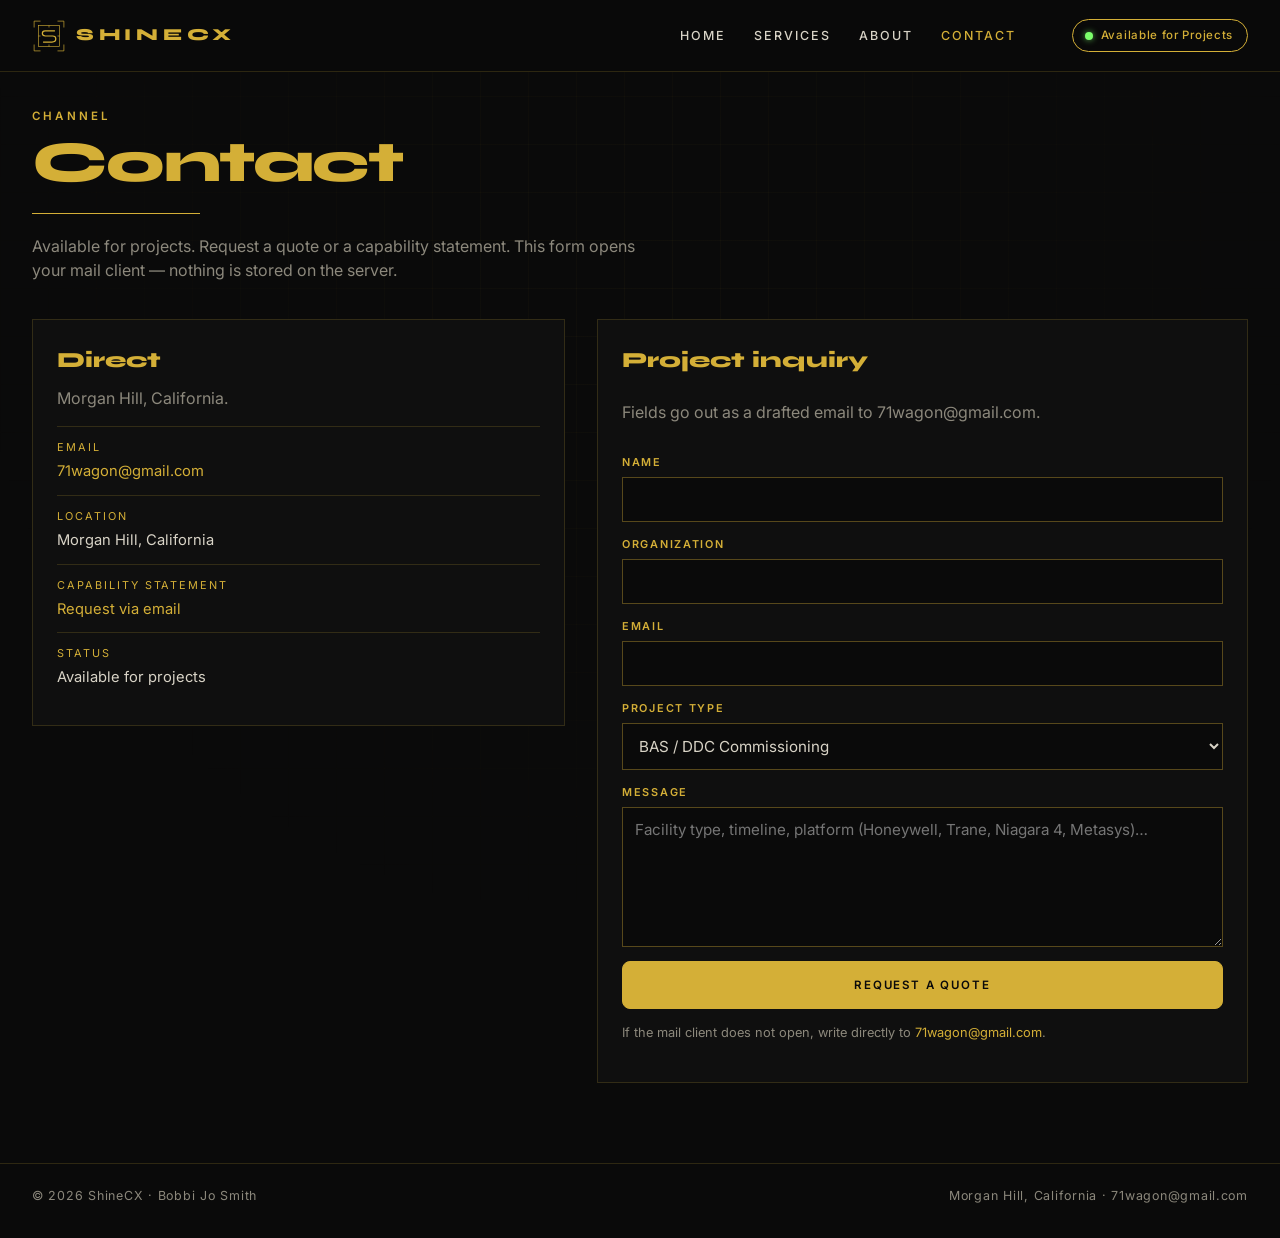
<file: contact.html>
<!DOCTYPE html>
<html lang="en">
<head>
  <meta charset="utf-8">
  <meta name="viewport" content="width=device-width, initial-scale=1">
  <meta name="theme-color" content="#0a0a0a">
  <title>Contact — ShineCX</title>
  <meta name="description" content="Contact ShineCX / Bobbi Jo Smith in Morgan Hill, California. 71wagon@gmail.com. Request a quote or capability statement.">
  <link rel="icon" href="assets/mark.svg" type="image/svg+xml">
  <link rel="preconnect" href="https://fonts.googleapis.com">
  <link rel="preconnect" href="https://fonts.gstatic.com" crossorigin>
  <link href="https://fonts.googleapis.com/css2?family=IBM+Plex+Mono:wght@400;500&family=Inter:wght@400;500;600&family=Syne:wght@700;800&display=swap" rel="stylesheet">
  <link rel="stylesheet" href="css/styles.css">
</head>
<body>
  <div class="grid-bg" aria-hidden="true"></div>
  <a class="skip" href="#main">Skip to content</a>
  <header class="site-header">
    <div class="wrap">
      <a class="brand" href="index.html">
        <img src="assets/mark.svg" width="34" height="34" alt="">
        <span class="wordmark">SHINECX</span>
      </a>
      <span class="header-spacer"></span>
      <nav class="nav-desktop" aria-label="Primary">
        <a href="index.html">Home</a>
        <a href="services.html">Services</a>
        <a href="about.html">About</a>
        <a href="contact.html" aria-current="page">Contact</a>
      </nav>
      <div class="avail"><span class="led" aria-hidden="true"></span> Available for Projects</div>
      <button class="nav-toggle" type="button" aria-expanded="false" aria-controls="mobile-nav" aria-label="Open menu">
        <span></span><span></span><span></span>
      </button>
    </div>
  </header>
  <nav id="mobile-nav" class="nav-panel" aria-label="Mobile">
    <a href="index.html">Home</a>
    <a href="services.html">Services</a>
    <a href="about.html">About</a>
    <a href="contact.html" aria-current="page">Contact</a>
    <div class="avail"><span class="led" aria-hidden="true"></span> Available for Projects</div>
  </nav>

  <main id="main" class="page">
    <div class="wrap">
      <p class="page-kicker">Channel</p>
      <h1 class="page-title">Contact</h1>
      <div class="gold-rule" aria-hidden="true"></div>
      <p class="page-lede">Available for projects. Request a quote or a capability statement. This form opens your mail client — nothing is stored on the server.</p>

      <div class="contact-grid">
        <aside class="panel">
          <h2>Direct</h2>
          <p>Morgan Hill, California.</p>
          <ul class="meta-list">
            <li>
              <span>Email</span>
              <a href="mailto:71wagon@gmail.com">71wagon@gmail.com</a>
            </li>
            <li>
              <span>Location</span>
              Morgan Hill, California
            </li>
            <li>
              <span>Capability statement</span>
              <a href="mailto:71wagon@gmail.com?subject=Request%20Capability%20Statement">Request via email</a>
            </li>
            <li>
              <span>Status</span>
              Available for projects
            </li>
          </ul>
        </aside>

        <form class="panel form-grid" id="quote-form" action="mailto:71wagon@gmail.com" method="get">
          <h2>Project inquiry</h2>
          <p>Fields go out as a drafted email to 71wagon@gmail.com.</p>
          <label>
            Name
            <input type="text" name="name" autocomplete="name" required>
          </label>
          <label>
            Organization
            <input type="text" name="org" autocomplete="organization">
          </label>
          <label>
            Email
            <input type="email" name="email" autocomplete="email" required>
          </label>
          <label>
            Project type
            <select name="type">
              <option value="BAS / DDC Commissioning">BAS / DDC Commissioning</option>
              <option value="Metrology &amp; Calibration Lab Buildout">Metrology &amp; Calibration Lab Buildout</option>
              <option value="Point-to-Point Validation">Point-to-Point Validation</option>
              <option value="Controls Programming &amp; Integration">Controls Programming &amp; Integration</option>
              <option value="Other">Other</option>
            </select>
          </label>
          <label>
            Message
            <textarea name="message" required placeholder="Facility type, timeline, platform (Honeywell, Trane, Niagara 4, Metasys)…"></textarea>
          </label>
          <button class="btn btn-gold" type="submit">Request a Quote</button>
          <p class="form-note">If the mail client does not open, write directly to <a href="mailto:71wagon@gmail.com">71wagon@gmail.com</a>.</p>
        </form>
      </div>
    </div>
  </main>

  <footer class="site-footer">
    <div class="wrap">
      <span>© 2026 ShineCX · Bobbi Jo Smith</span>
      <span>Morgan Hill, California · <a href="mailto:71wagon@gmail.com">71wagon@gmail.com</a></span>
    </div>
  </footer>
  <script src="js/main.js"></script>
</body>
</html>
</file>
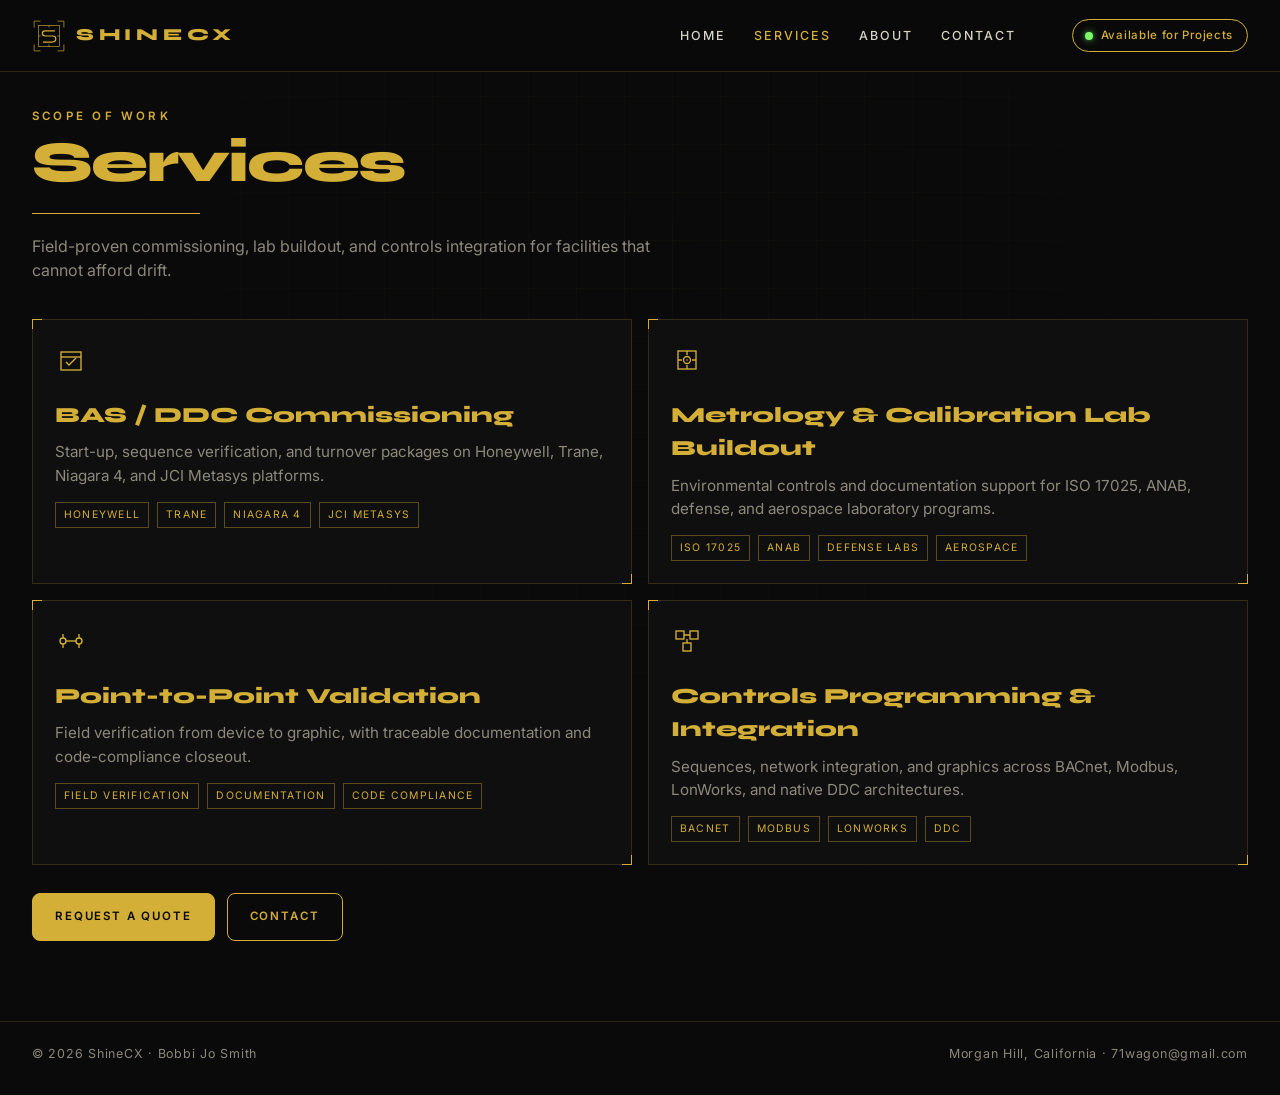
<file: services.html>
<!DOCTYPE html>
<html lang="en">
<head>
  <meta charset="utf-8">
  <meta name="viewport" content="width=device-width, initial-scale=1">
  <meta name="theme-color" content="#0a0a0a">
  <title>Services — ShineCX</title>
  <meta name="description" content="BAS/DDC commissioning, metrology lab buildout, point-to-point validation, and controls programming from ShineCX.">
  <link rel="icon" href="assets/mark.svg" type="image/svg+xml">
  <link rel="preconnect" href="https://fonts.googleapis.com">
  <link rel="preconnect" href="https://fonts.gstatic.com" crossorigin>
  <link href="https://fonts.googleapis.com/css2?family=IBM+Plex+Mono:wght@400;500&family=Inter:wght@400;500;600&family=Syne:wght@700;800&display=swap" rel="stylesheet">
  <link rel="stylesheet" href="css/styles.css">
</head>
<body>
  <div class="grid-bg" aria-hidden="true"></div>
  <a class="skip" href="#main">Skip to content</a>
  <header class="site-header">
    <div class="wrap">
      <a class="brand" href="index.html">
        <img src="assets/mark.svg" width="34" height="34" alt="">
        <span class="wordmark">SHINECX</span>
      </a>
      <span class="header-spacer"></span>
      <nav class="nav-desktop" aria-label="Primary">
        <a href="index.html">Home</a>
        <a href="services.html" aria-current="page">Services</a>
        <a href="about.html">About</a>
        <a href="contact.html">Contact</a>
      </nav>
      <div class="avail"><span class="led" aria-hidden="true"></span> Available for Projects</div>
      <button class="nav-toggle" type="button" aria-expanded="false" aria-controls="mobile-nav" aria-label="Open menu">
        <span></span><span></span><span></span>
      </button>
    </div>
  </header>
  <nav id="mobile-nav" class="nav-panel" aria-label="Mobile">
    <a href="index.html">Home</a>
    <a href="services.html" aria-current="page">Services</a>
    <a href="about.html">About</a>
    <a href="contact.html">Contact</a>
    <div class="avail"><span class="led" aria-hidden="true"></span> Available for Projects</div>
  </nav>

  <main id="main" class="page">
    <div class="wrap">
      <p class="page-kicker">Scope of Work</p>
      <h1 class="page-title">Services</h1>
      <div class="gold-rule" aria-hidden="true"></div>
      <p class="page-lede">Field-proven commissioning, lab buildout, and controls integration for facilities that cannot afford drift.</p>

      <div class="service-grid">
        <article class="service-card">
          <svg viewBox="0 0 32 32" aria-hidden="true">
            <rect x="6" y="8" width="20" height="18" />
            <path d="M6 13h20"/>
            <path d="M11 18l3 3 7-7"/>
          </svg>
          <h2>BAS / DDC Commissioning</h2>
          <p>Start-up, sequence verification, and turnover packages on Honeywell, Trane, Niagara 4, and JCI Metasys platforms.</p>
          <ul class="tags">
            <li>Honeywell</li>
            <li>Trane</li>
            <li>Niagara 4</li>
            <li>JCI Metasys</li>
          </ul>
        </article>

        <article class="service-card">
          <svg viewBox="0 0 32 32" aria-hidden="true">
            <rect x="7" y="7" width="18" height="18"/>
            <path d="M16 7v4M16 21v4M7 16h4M21 16h4"/>
            <circle cx="16" cy="16" r="3.5"/>
            <circle cx="16" cy="16" r="0.8" fill="#D4AF37" stroke="none"/>
          </svg>
          <h2>Metrology &amp; Calibration Lab Buildout</h2>
          <p>Environmental controls and documentation support for ISO 17025, ANAB, defense, and aerospace laboratory programs.</p>
          <ul class="tags">
            <li>ISO 17025</li>
            <li>ANAB</li>
            <li>Defense Labs</li>
            <li>Aerospace</li>
          </ul>
        </article>

        <article class="service-card">
          <svg viewBox="0 0 32 32" aria-hidden="true">
            <circle cx="8" cy="16" r="3"/>
            <circle cx="24" cy="16" r="3"/>
            <path d="M11 16h10"/>
            <path d="M8 9v4M8 19v4M24 9v4M24 19v4"/>
          </svg>
          <h2>Point-to-Point Validation</h2>
          <p>Field verification from device to graphic, with traceable documentation and code-compliance closeout.</p>
          <ul class="tags">
            <li>Field Verification</li>
            <li>Documentation</li>
            <li>Code Compliance</li>
          </ul>
        </article>

        <article class="service-card">
          <svg viewBox="0 0 32 32" aria-hidden="true">
            <rect x="5" y="6" width="8" height="8"/>
            <rect x="19" y="6" width="8" height="8"/>
            <rect x="12" y="18" width="8" height="8"/>
            <path d="M13 10h6M16 14v4"/>
          </svg>
          <h2>Controls Programming &amp; Integration</h2>
          <p>Sequences, network integration, and graphics across BACnet, Modbus, LonWorks, and native DDC architectures.</p>
          <ul class="tags">
            <li>BACnet</li>
            <li>Modbus</li>
            <li>LonWorks</li>
            <li>DDC</li>
          </ul>
        </article>
      </div>

      <div class="cta-row">
        <a class="btn btn-gold" href="mailto:71wagon@gmail.com?subject=ShineCX%20project%20inquiry">Request a Quote</a>
        <a class="btn btn-ghost" href="contact.html">Contact</a>
      </div>
    </div>
  </main>

  <footer class="site-footer">
    <div class="wrap">
      <span>© 2026 ShineCX · Bobbi Jo Smith</span>
      <span>Morgan Hill, California · <a href="mailto:71wagon@gmail.com">71wagon@gmail.com</a></span>
    </div>
  </footer>
  <script src="js/main.js"></script>
</body>
</html>
</file>
<file: css/styles.css>
/* ShineCx-version — gold-on-black industrial console
   Accent: champagne gold #D4AF37 only (plus the availability LED).
   No rainbow, no Replit chrome, no generic shadcn kit. */

:root {
  --bg: #0a0a0a;
  --bg-deep: #050505;
  --card: #0f0f0f;
  --gold: #D4AF37;
  --gold-dim: rgba(212, 175, 55, 0.14);
  --gold-line: rgba(212, 175, 55, 0.38);
  --gold-faint: rgba(212, 175, 55, 0.18);
  --text: #d8d3c6;
  --muted: #8c887c;
  --led: #7CFF6B;
  --header-h: 72px;
  --max: 1280px;
  --font-display: "Syne", sans-serif;
  --font-body: "Inter", sans-serif;
  --font-mono: "IBM Plex Mono", ui-monospace, monospace;
}

*, *::before, *::after { box-sizing: border-box; }
html { scroll-behavior: smooth; }
html, body { margin: 0; padding: 0; }
body {
  font-family: var(--font-body);
  background: var(--bg);
  color: var(--text);
  min-height: 100vh;
  line-height: 1.55;
  -webkit-font-smoothing: antialiased;
}
img { max-width: 100%; display: block; }
a { color: var(--gold); text-decoration: none; }
a:hover { text-decoration: underline; text-underline-offset: 3px; }
button, input, select, textarea { font-family: inherit; color: inherit; }

.skip {
  position: absolute;
  left: -999px;
  top: 0;
}
.skip:focus {
  left: 12px;
  top: 12px;
  z-index: 100;
  background: var(--gold);
  color: #0a0a0a;
  padding: 8px 12px;
}

.grid-bg {
  pointer-events: none;
  position: fixed;
  inset: 0;
  z-index: 0;
  background-image:
    linear-gradient(rgba(212, 175, 55, 0.035) 1px, transparent 1px),
    linear-gradient(90deg, rgba(212, 175, 55, 0.035) 1px, transparent 1px);
  background-size: 48px 48px;
  mask-image: radial-gradient(ellipse at 50% 30%, #000 0%, transparent 78%);
}

.wrap {
  position: relative;
  z-index: 1;
  width: min(var(--max), calc(100% - 32px));
  margin: 0 auto;
}
@media (min-width: 900px) {
  .wrap { width: min(var(--max), calc(100% - 64px)); }
}

.site-header {
  position: sticky;
  top: 0;
  z-index: 40;
  height: var(--header-h);
  background: rgba(10, 10, 10, 0.92);
  border-bottom: 1px solid var(--gold-faint);
  backdrop-filter: blur(8px);
}
.site-header .wrap {
  height: 100%;
  display: flex;
  align-items: center;
  gap: 20px;
}
.brand {
  display: flex;
  align-items: center;
  gap: 10px;
  text-decoration: none;
  flex-shrink: 0;
}
.brand:hover { text-decoration: none; }
.brand img { width: 34px; height: 34px; }
.wordmark {
  font-family: var(--font-display);
  font-weight: 800;
  font-size: 0.92rem;
  letter-spacing: 0.22em;
  color: var(--gold);
  line-height: 1;
}
@media (min-width: 900px) {
  .wordmark { font-size: 1.05rem; letter-spacing: 0.28em; }
}
.header-spacer { flex: 1; }

.nav-desktop {
  display: none;
  align-items: center;
  gap: 28px;
}
.nav-desktop a {
  color: var(--text);
  font-size: 0.78rem;
  letter-spacing: 0.16em;
  text-transform: uppercase;
  font-weight: 500;
  text-decoration: none;
}
.nav-desktop a:hover,
.nav-desktop a[aria-current="page"] { color: var(--gold); }

.avail {
  display: inline-flex;
  align-items: center;
  gap: 8px;
  border: 1px solid var(--gold);
  color: var(--gold);
  border-radius: 999px;
  padding: 6px 10px 6px 9px;
  font-size: 0.62rem;
  letter-spacing: 0.06em;
  font-weight: 500;
  white-space: nowrap;
}
.avail .led {
  width: 8px;
  height: 8px;
  border-radius: 50%;
  background: var(--led);
  box-shadow: 0 0 6px rgba(124, 255, 107, 0.7);
  flex-shrink: 0;
}

.nav-toggle {
  margin-left: 4px;
  width: 42px;
  height: 42px;
  background: transparent;
  border: 0;
  padding: 10px;
  display: flex;
  flex-direction: column;
  justify-content: center;
  gap: 6px;
  cursor: pointer;
}
.nav-toggle span {
  display: block;
  height: 1.5px;
  width: 100%;
  background: var(--gold);
}

.nav-panel {
  display: none;
  position: fixed;
  inset: var(--header-h) 0 0 0;
  background: var(--bg);
  z-index: 39;
  padding: 32px 24px;
  border-top: 1px solid var(--gold-faint);
}
.nav-panel.open { display: block; }
.nav-panel a {
  display: block;
  font-family: var(--font-display);
  font-weight: 800;
  font-size: 2rem;
  color: var(--gold);
  padding: 14px 0;
  border-bottom: 1px solid var(--gold-faint);
  text-decoration: none;
  letter-spacing: 0.04em;
}
.nav-panel .avail { display: inline-flex; margin-top: 28px; }

@media (max-width: 899px) {
  .brand img { width: 28px; height: 28px; }
  .wordmark { font-size: 0.8rem; letter-spacing: 0.16em; }
  .site-header .wrap { gap: 8px; }
  .site-header .avail {
    font-size: 0.58rem;
    padding: 5px 9px 5px 8px;
    margin-left: auto;
  }
  .header-spacer { display: none; }
}
@media (min-width: 900px) {
  .nav-desktop { display: flex; margin-left: auto; margin-right: 24px; }
  .nav-toggle { display: none; }
  .avail { font-size: 0.72rem; padding: 7px 14px 7px 12px; }
  .header-spacer { display: none; }
  .site-header .wrap { gap: 32px; }
}

.btn {
  display: inline-flex;
  align-items: center;
  justify-content: center;
  gap: 8px;
  min-height: 48px;
  padding: 0 22px;
  border-radius: 8px;
  font-size: 0.72rem;
  font-weight: 600;
  letter-spacing: 0.16em;
  text-transform: uppercase;
  text-decoration: none;
  border: 1px solid var(--gold);
  cursor: pointer;
  transition: background 0.15s ease, color 0.15s ease;
}
.btn:hover { text-decoration: none; }
.btn-gold { background: var(--gold); color: #0a0a0a; }
.btn-gold:hover { background: #e3c258; }
.btn-ghost { background: transparent; color: var(--gold); }
.btn-ghost:hover { background: var(--gold-dim); }
.cta-row {
  display: flex;
  flex-wrap: wrap;
  gap: 12px;
  margin-top: 28px;
}

.dashboard { padding: 28px 0 64px; }
.hero-grid { display: grid; gap: 36px; }
.hero-name {
  font-family: var(--font-display);
  font-weight: 800;
  font-size: clamp(2.85rem, 9vw, 6.35rem);
  line-height: 0.88;
  color: var(--gold);
  letter-spacing: -0.035em;
  margin: 8px 0 0;
}
.gold-rule {
  width: 140px;
  height: 1px;
  background: var(--gold);
  margin: 22px 0 20px;
}
.hero-role {
  margin: 0;
  color: var(--gold);
  font-size: 0.78rem;
  font-weight: 600;
  letter-spacing: 0.22em;
  text-transform: uppercase;
}
.hero-lede {
  margin: 14px 0 0;
  color: var(--muted);
  font-size: 1.02rem;
  max-width: 36rem;
}

.chips {
  display: flex;
  flex-wrap: wrap;
  gap: 10px;
  list-style: none;
  margin: 28px 0 0;
  padding: 0;
}
.chips li {
  border: 1px solid var(--gold);
  color: var(--gold);
  border-radius: 8px;
  padding: 8px 14px;
  font-size: 0.68rem;
  font-weight: 600;
  letter-spacing: 0.12em;
  text-transform: uppercase;
}

.stats {
  display: grid;
  grid-template-columns: 1fr;
  gap: 12px;
  margin-top: 28px;
}
.stat {
  background: var(--card);
  border: 1px solid var(--gold-line);
  border-radius: 10px;
  padding: 18px 18px 16px;
  display: grid;
  grid-template-columns: 1fr auto;
  grid-template-rows: auto auto;
  gap: 2px 12px;
  align-items: center;
}
.stat strong {
  font-family: var(--font-display);
  font-weight: 800;
  font-size: 2rem;
  color: var(--gold);
  line-height: 1;
  grid-column: 1;
  grid-row: 1;
}
.stat span {
  grid-column: 1;
  grid-row: 2;
  color: var(--gold);
  font-size: 0.68rem;
  letter-spacing: 0.16em;
  text-transform: uppercase;
  font-weight: 600;
}
.stat svg {
  grid-column: 2;
  grid-row: 1 / span 2;
  width: 28px;
  height: 28px;
  stroke: var(--gold);
  fill: none;
  stroke-width: 1.4;
}

.lab-panel {
  position: relative;
  min-height: 420px;
  background: var(--bg-deep);
  border: 1px solid var(--gold-faint);
  border-radius: 4px;
  overflow: hidden;
}
.lab-scene {
  position: absolute;
  inset: 0;
  background:
    linear-gradient(180deg, rgba(10,10,10,0.15), rgba(10,10,10,0.55)),
    radial-gradient(ellipse at 70% 18%, #1c1810 0%, #0a0a0a 62%);
}
.lab-scene::before {
  content: "";
  position: absolute;
  left: 18%;
  right: 10%;
  top: 14%;
  height: 2px;
  background: #e6d7a2;
  box-shadow: 0 24px 60px 12px rgba(212, 175, 55, 0.07);
  opacity: 0.55;
}
.lab-scene::after {
  content: "";
  position: absolute;
  inset: 0;
  background: linear-gradient(115deg, transparent 40%, rgba(255,255,255,0.03) 48%, transparent 56%);
}
.schematic-overlay {
  position: relative;
  z-index: 1;
  padding: 20px 18px 18px;
  display: flex;
  flex-direction: column;
  gap: 12px;
  min-height: 420px;
}
.schematic-kicker {
  font-family: var(--font-mono);
  font-size: 0.68rem;
  letter-spacing: 0.22em;
  color: var(--gold);
  text-transform: uppercase;
}
.schematic-overlay svg { width: 100%; height: auto; flex: 1; }
.data-cards { display: grid; grid-template-columns: 1fr; gap: 10px; }
.data-card {
  border: 1px solid var(--gold-faint);
  background: rgba(15, 15, 15, 0.72);
  padding: 10px 12px;
}
.data-card h3 {
  margin: 0 0 8px;
  font-family: var(--font-mono);
  font-size: 0.68rem;
  letter-spacing: 0.16em;
  color: var(--gold);
  font-weight: 500;
}
.data-card dl {
  margin: 0;
  display: grid;
  grid-template-columns: 1fr auto;
  gap: 4px 12px;
  font-family: var(--font-mono);
  font-size: 0.68rem;
}
.data-card dt { color: var(--muted); }
.data-card dd { margin: 0; color: var(--gold); text-align: right; }
.data-card .ok { color: var(--gold); }

@media (min-width: 640px) {
  .stats { grid-template-columns: repeat(3, 1fr); }
  .data-cards { grid-template-columns: 1fr 1fr; }
}
@media (min-width: 1024px) {
  .hero-grid {
    grid-template-columns: 1.12fr 0.88fr;
    gap: 48px;
    align-items: stretch;
  }
  .lab-panel, .schematic-overlay { min-height: 100%; }
  .gold-rule { width: 168px; }
}

.page { padding: 36px 0 80px; }
.page-kicker {
  font-size: 0.72rem;
  letter-spacing: 0.28em;
  text-transform: uppercase;
  color: var(--gold);
  margin: 0 0 10px;
  font-weight: 600;
}
.page-title {
  font-family: var(--font-display);
  font-weight: 800;
  font-size: clamp(2.2rem, 5vw, 3.6rem);
  color: var(--gold);
  letter-spacing: -0.03em;
  line-height: 0.95;
  margin: 0;
}
.page-lede { color: var(--muted); max-width: 40rem; margin: 14px 0 0; }

.service-grid { display: grid; gap: 16px; margin-top: 36px; }
.service-card {
  background: var(--card);
  border: 1px solid var(--gold-faint);
  padding: 24px 22px 22px;
  position: relative;
}
.service-card::before,
.service-card::after {
  content: "";
  position: absolute;
  width: 10px;
  height: 10px;
  border-color: var(--gold);
  border-style: solid;
}
.service-card::before { top: -1px; left: -1px; border-width: 1px 0 0 1px; }
.service-card::after { bottom: -1px; right: -1px; border-width: 0 1px 1px 0; }
.service-card svg {
  width: 32px;
  height: 32px;
  stroke: var(--gold);
  fill: none;
  stroke-width: 1.35;
  margin-bottom: 16px;
}
.service-card h2 {
  font-family: var(--font-display);
  font-weight: 800;
  font-size: 1.35rem;
  color: var(--gold);
  margin: 0 0 8px;
}
.service-card p { margin: 0 0 14px; color: var(--muted); font-size: 0.95rem; }
.tags {
  display: flex;
  flex-wrap: wrap;
  gap: 8px;
  list-style: none;
  margin: 0;
  padding: 0;
}
.tags li {
  font-size: 0.65rem;
  letter-spacing: 0.12em;
  text-transform: uppercase;
  color: var(--gold);
  border: 1px solid var(--gold-line);
  padding: 4px 8px;
}
@media (min-width: 800px) {
  .service-grid { grid-template-columns: 1fr 1fr; }
}

.about-grid {
  display: grid;
  gap: 32px;
  margin-top: 36px;
  align-items: start;
}
.portrait {
  position: relative;
  background: var(--card);
  border: 1px solid var(--gold-line);
  padding: 10px;
}
.portrait::before {
  content: "";
  position: absolute;
  top: 4px; left: 4px; right: 4px; bottom: 4px;
  border: 1px solid var(--gold-faint);
  pointer-events: none;
}
.portrait img {
  width: 100%;
  aspect-ratio: 4 / 5;
  object-fit: cover;
  object-position: 50% 18%;
  filter: grayscale(0.18) contrast(1.04);
}
.portrait figcaption {
  font-family: var(--font-mono);
  font-size: 0.68rem;
  letter-spacing: 0.16em;
  color: var(--gold);
  padding: 10px 4px 4px;
  text-transform: uppercase;
}
.bio h2 {
  font-family: var(--font-display);
  font-weight: 800;
  color: var(--gold);
  font-size: 1.5rem;
  margin: 0 0 12px;
}
.bio p { color: var(--text); margin: 0 0 12px; }
.bio p:last-child { margin-bottom: 0; color: var(--muted); }

.section-block { margin-top: 56px; }
.section-block h2 {
  font-family: var(--font-display);
  font-weight: 800;
  color: var(--gold);
  font-size: 1.6rem;
  margin: 0 0 8px;
}

.timeline {
  list-style: none;
  margin: 24px 0 0;
  padding: 0;
  border-left: 1px solid var(--gold-line);
}
.timeline li { position: relative; padding: 0 0 28px 24px; }
.timeline li:last-child { padding-bottom: 0; }
.timeline li::before {
  content: "";
  position: absolute;
  left: -5px;
  top: 6px;
  width: 9px;
  height: 9px;
  background: var(--bg);
  border: 1px solid var(--gold);
}
.timeline strong {
  display: block;
  color: var(--gold);
  font-family: var(--font-display);
  font-weight: 800;
  font-size: 1.15rem;
}
.timeline em {
  font-style: normal;
  color: var(--text);
  font-size: 0.92rem;
}

.sector-grid {
  display: grid;
  grid-template-columns: 1fr 1fr;
  gap: 10px;
  margin-top: 20px;
}
.sector {
  border: 1px solid var(--gold-faint);
  background: var(--card);
  padding: 18px 16px;
  color: var(--gold);
  font-size: 0.78rem;
  letter-spacing: 0.14em;
  text-transform: uppercase;
  font-weight: 600;
}
@media (min-width: 800px) {
  .about-grid { grid-template-columns: 0.82fr 1.18fr; gap: 48px; }
  .sector-grid { grid-template-columns: repeat(3, 1fr); }
}

.contact-grid { display: grid; gap: 32px; margin-top: 36px; }
.panel {
  background: var(--card);
  border: 1px solid var(--gold-faint);
  padding: 24px;
}
.panel h2 {
  font-family: var(--font-display);
  font-weight: 800;
  color: var(--gold);
  margin: 0 0 8px;
  font-size: 1.35rem;
}
.panel p { color: var(--muted); margin: 0 0 16px; }
.meta-list { list-style: none; margin: 0; padding: 0; }
.meta-list li {
  display: flex;
  flex-direction: column;
  gap: 4px;
  padding: 12px 0;
  border-top: 1px solid var(--gold-faint);
  font-size: 0.92rem;
}
.meta-list span {
  font-size: 0.68rem;
  letter-spacing: 0.18em;
  text-transform: uppercase;
  color: var(--gold);
}
.form-grid { display: grid; gap: 14px; }
.form-grid label {
  display: grid;
  gap: 6px;
  font-size: 0.68rem;
  letter-spacing: 0.16em;
  text-transform: uppercase;
  color: var(--gold);
  font-weight: 600;
}
.form-grid input,
.form-grid select,
.form-grid textarea {
  background: var(--bg);
  border: 1px solid var(--gold-line);
  border-radius: 0;
  padding: 12px 12px;
  font-size: 0.95rem;
  color: var(--text);
  letter-spacing: 0;
  text-transform: none;
  font-weight: 400;
}
.form-grid input:focus,
.form-grid select:focus,
.form-grid textarea:focus {
  outline: none;
  border-color: var(--gold);
}
.form-grid textarea { min-height: 140px; resize: vertical; }
.form-note { font-size: 0.8rem; color: var(--muted); margin: 8px 0 0; }
@media (min-width: 860px) {
  .contact-grid { grid-template-columns: 0.9fr 1.1fr; align-items: start; }
}

.site-footer {
  border-top: 1px solid var(--gold-faint);
  padding: 22px 0 32px;
  position: relative;
  z-index: 1;
}
.site-footer .wrap {
  display: flex;
  flex-wrap: wrap;
  gap: 8px 24px;
  justify-content: space-between;
  color: var(--muted);
  font-size: 0.78rem;
  letter-spacing: 0.06em;
}
.site-footer a { color: var(--muted); }
.site-footer a:hover { color: var(--gold); }

:focus-visible {
  outline: 1px solid var(--gold);
  outline-offset: 3px;
}
@media (prefers-reduced-motion: reduce) {
  html { scroll-behavior: auto; }
  * { transition: none !important; }
}
</file>
